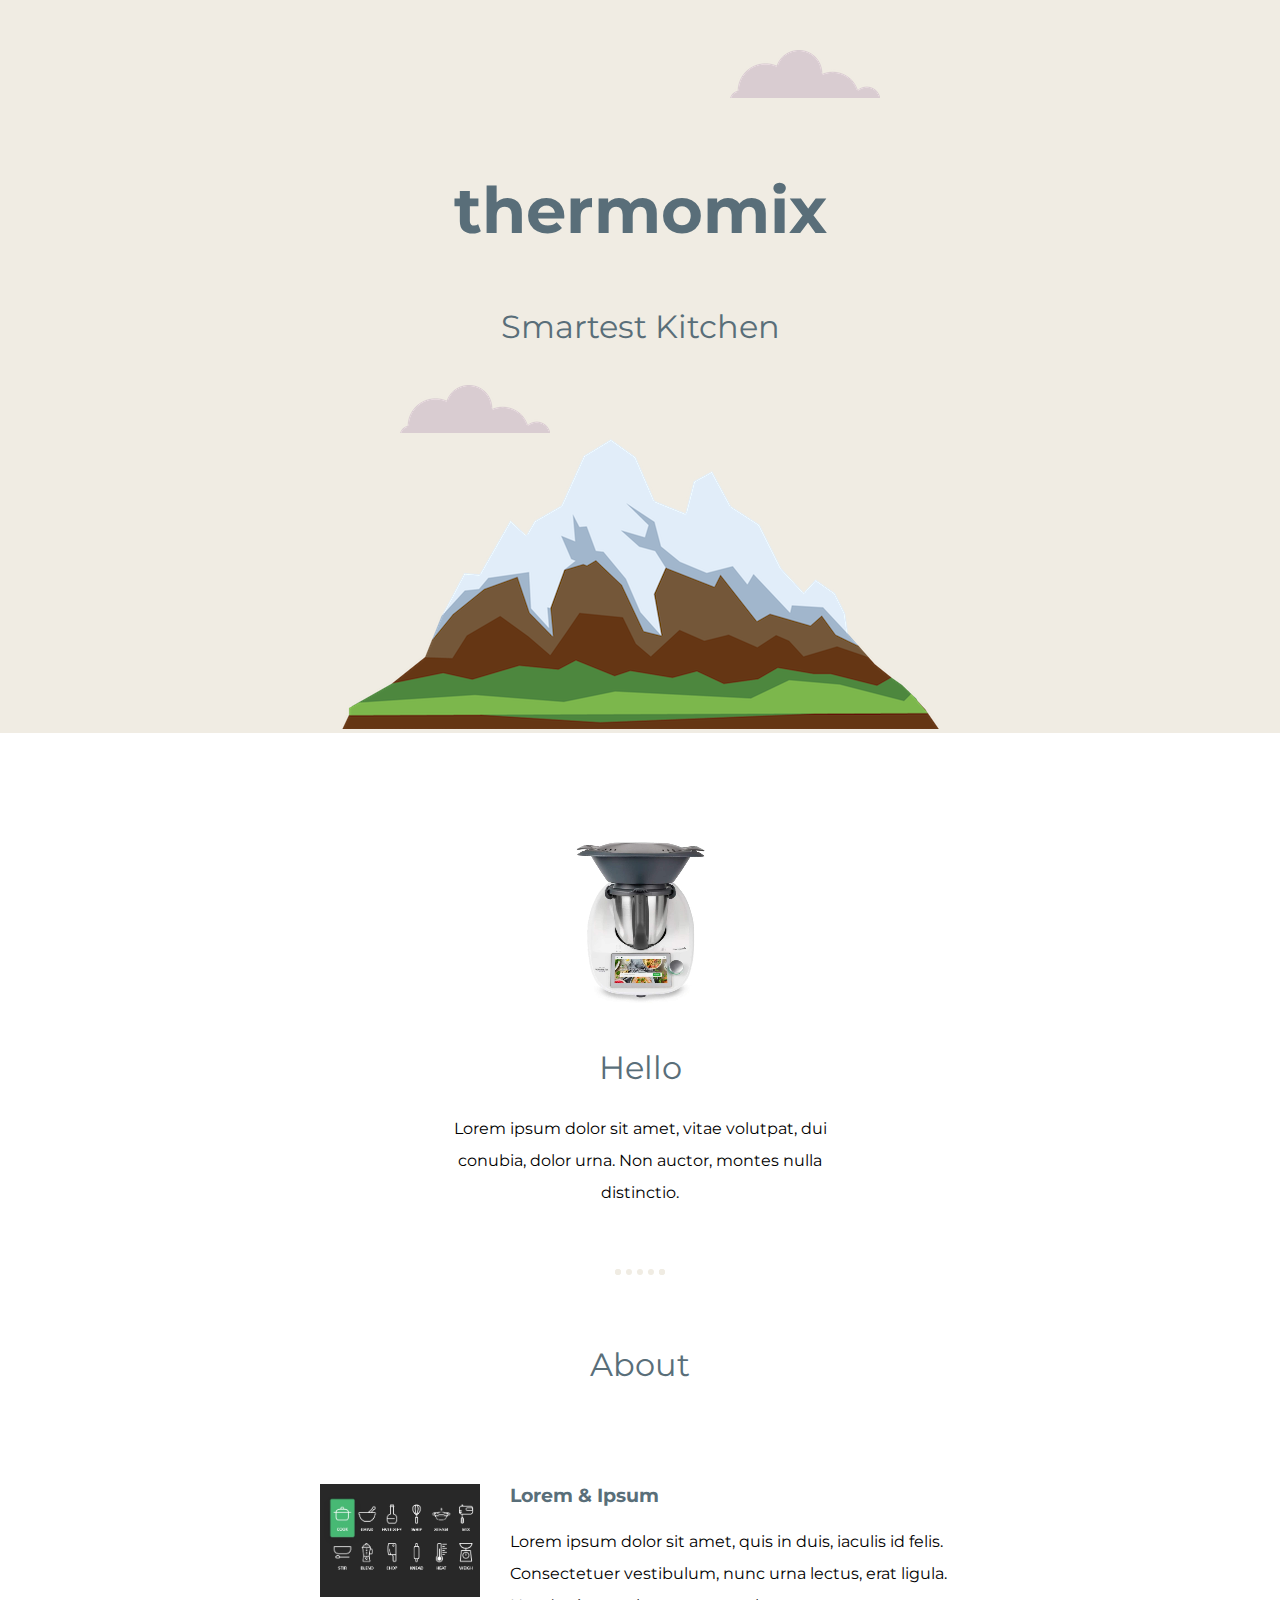
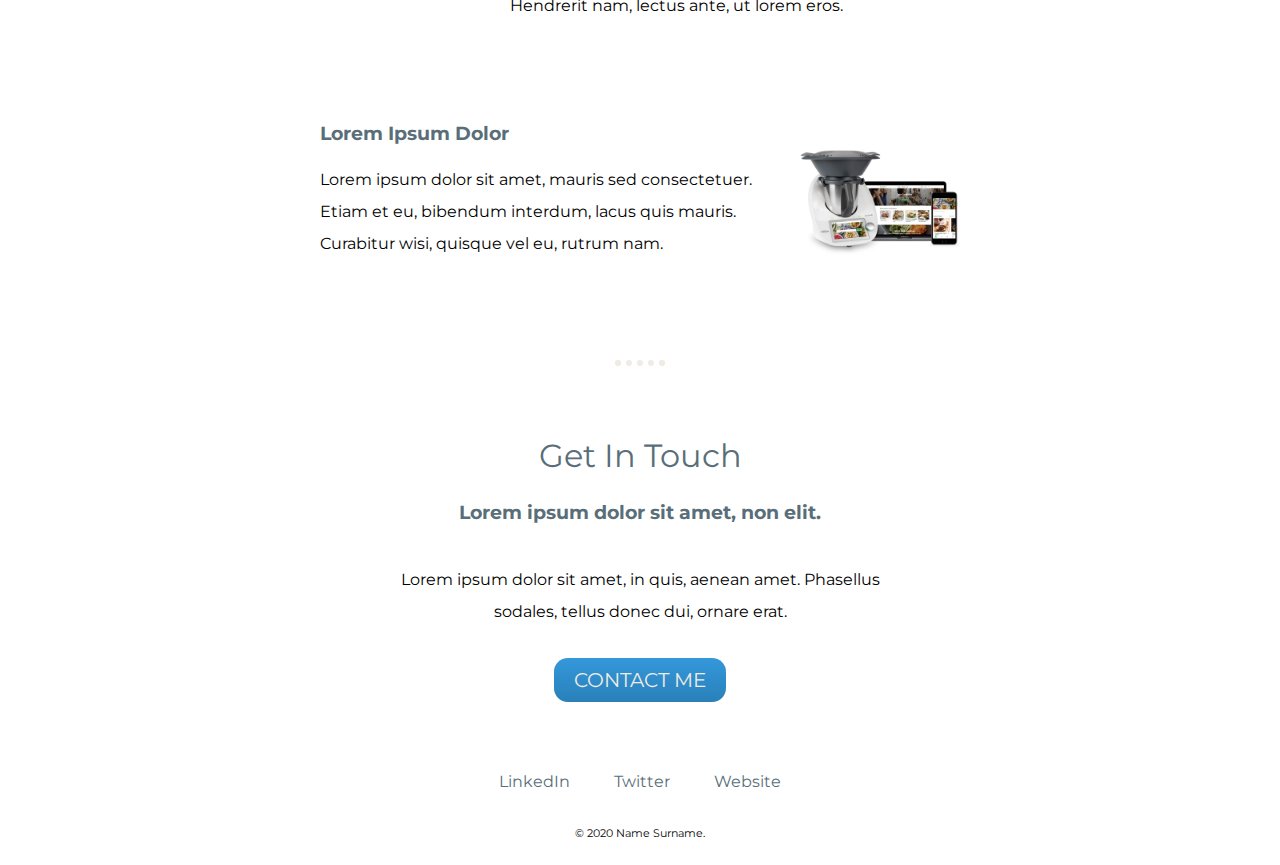
<file: index.html>
<!DOCTYPE html>
<html lang="en">

<head>
    <meta charset="UTF-8">
    <meta name="viewport" content="width=device-width, initial-scale=1.0">
    <link href="https://fonts.googleapis.com/css2?family=Montserrat:wght@200&family=Sacramento&display=swap" rel="stylesheet">
    <title>🤦‍♂️Tavi's personal site......</title>
    <link rel="stylesheet" href="css/styles.css"
</head>

<body>

    <div class="top-container">
        <img class="top-cloud" src="images/cloud.png" alt="cloud">
        <h1>thermomix</h1>
        <h2>Smartest Kitchen‎</h2>
        <img class="bottom-cloud"src="images/cloud.png" alt="cloud">
        <img src="images/mountain.png" alt="mountain">
    </div>

    <div class="middle-container">
        <div class="profile">
          <img src="images/thermo.png" alt="Thermomix">
          <h2>Hello</h2>
          <p class="intro">Lorem ipsum dolor sit amet, vitae volutpat, dui conubia, dolor urna. Non auctor, montes nulla distinctio.</p>
        </div>
        <hr>
        <div class="skills">
          <h2>About</h2>
          <div class="skill-row">
            <img class="code-img" src="images/thermo2.png" alt="Thermomix">
            <h3>Lorem & Ipsum</h3>
            <p>Lorem ipsum dolor sit amet, quis in duis, iaculis id felis. Consectetuer vestibulum, nunc urna lectus, erat ligula. Hendrerit nam, lectus ante, ut lorem eros.</p>
          </div>
          <div class="skill-row">
            <img class="chilli-img" src="images/thermo3.png" alt="Thermomix">
            <h3>Lorem Ipsum Dolor</h3>
            <p>Lorem ipsum dolor sit amet, mauris sed consectetuer. Etiam et eu, bibendum interdum, lacus quis mauris. Curabitur wisi, quisque vel eu, rutrum nam.</p>
          </div>
        </div>
        <hr>
        <div class="contact-me">
          <h2>Get In Touch</h2>
          <h3>Lorem ipsum dolor sit amet, non elit.</h3>
          <p class="contact-message">Lorem ipsum dolor sit amet, in quis, aenean amet. Phasellus sodales, tellus donec dui, ornare erat.</p>
          <a class="btn" href="mailto:name@email.com">CONTACT ME</a>
        </div>
      </div>
      
      
      <div class="bottom-container">
        <a class="footer-link" href="https://www.linkedin.com/">LinkedIn</a>
        <a class="footer-link" href="https://twitter.com/">Twitter</a>
        <a class="footer-link" href="https://www.appbrewery.co/">Website</a>
        <p class="copyright">© 2020 Name Surname.</p>
      </div>
      
</body>

</html>
</file>
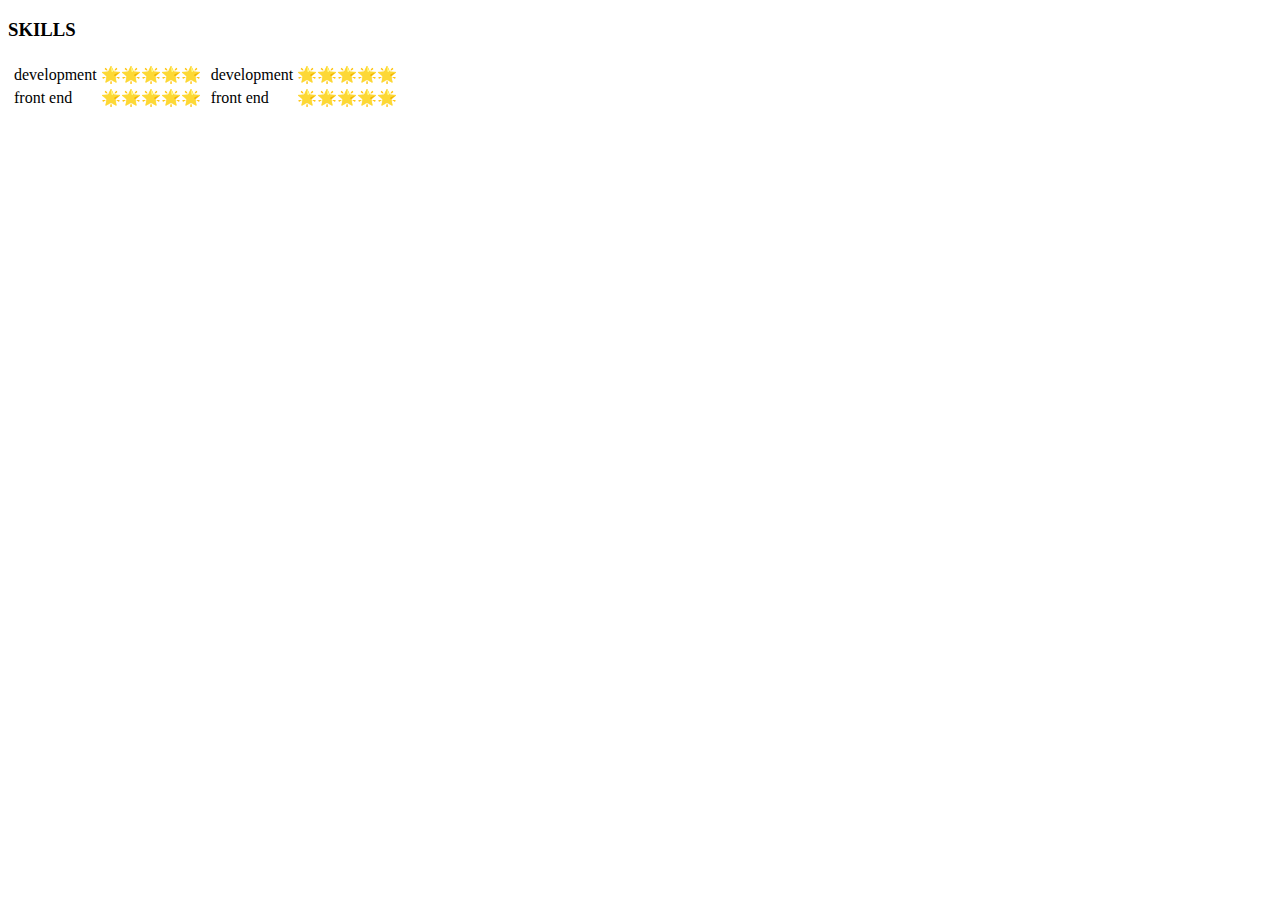
<file: indel.html>
<!DOCTYPE html>
<html lang="en">

<head>
    <meta charset="UTF-8">
    <meta name="viewport" content="width=device-width, initial-scale=1.0">
    <title>🤦‍♂️Tavi's perssonal site</title>
</head>

<body>
    <h3> SKILLS</h3>
    <table >
        <tr>
            <td>
                <table>
                    <tr>
                        <td>development </td>
                        <td>🌟🌟🌟🌟🌟</td>
                    </tr>
                    <tr>
                        <td> front end</td>
                        <td> 🌟🌟🌟🌟🌟</td>
                    </tr>
                </table>
            </td>
             
            <td>
                <table>
                    <tr>
                        <td>development </td>
                        <td>🌟🌟🌟🌟🌟</td>
                    </tr>
                    <tr>
                        <td> front end</td>
                        <td> 🌟🌟🌟🌟🌟</td>
                    </tr>
                </table>
            </td>
        </tr> 
    </table>    
</body>

</html>
</file>
<file: css/styles.css>
body{
    color: black;
    margin: 0;
    text-align: center;
    font-family: Montserrat, serif;
    /* font-size: 200%; */
}

h1{
    margin: 50px auto 0 auto;
    font-size: 4rem;
    color: #596e79;
    line-height: 120px;

}

h2{
    font-weight: normal;
    color: #596e79;
    font-size: 2rem;
    padding-top: 10px;
}

h3 {
    color: #596e79;
}

a{
    font-family: Montserrat, serif;
    color: #596e79;
    margin: 10px 20px;
    text-decoration: none;
}

a:hover{
    color: white;
}

p{
    line-height: 2;
}

hr{
    border: dotted #f0ece3 6px;
    border-bottom: none;
    width: 3%;
    margin: 60px auto;
}
.top-container{
    background-color: #f0ece3;
    position: relative;
    padding-top: 100px;
    
}

.skill-row{
    width: 50%;
    margin: 100px auto;
    text-align: left;
    
}

.code-img{
    width: 25% ;
    float: left;
    margin-right: 30px;
}

.chilli-img{
    width: 25%;
    float: right;
    margin-left: 30px;
}

.middle-container{
   margin: 100px 0 40px;
}

.bottom-container{
    background-color: white;
    padding: 40px 0 20px;
}

.intro{
    width: 30%;
    margin: auto;
}

.contact-message{
    width: 40%;
    margin: 40px auto;
}

.copyright{
    color: black;
    font-size: 0.7rem;
    padding: 20px 0 0;
    margin-bottom: 0;
}


.bottom-cloud{
    position: absolute;
    left: 400px;
    bottom: 300px;
}

.top-cloud{
   position: absolute;
   right: 400px;
   top: 50px;
}

.btn {
    background: #f0ece3;
    background-image: -webkit-linear-gradient(top, #3498db, #2980b9);
    background-image: -moz-linear-gradient(top, #3498db, #2980b9);
    background-image: -ms-linear-gradient(top, #3498db, #2980b9);
    background-image: -o-linear-gradient(top, #3498db, #2980b9);
    background-image: linear-gradient(to bottom, #3498db, #2980b9);
    -webkit-border-radius: 14;
    -moz-border-radius: 14;
    border-radius: 14px;
    font-family: Montserrat;
    color: #f0ece3;
    font-size: 20px;
    padding: 10px 20px 10px 20px;
    text-decoration: none;
  }
  
  .btn:hover {
    background: #3cb0fd;
    background-image: -webkit-linear-gradient(top, #3cb0fd, #3498db);
    background-image: -moz-linear-gradient(top, #3cb0fd, #3498db);
    background-image: -ms-linear-gradient(top, #3cb0fd, #3498db);
    background-image: -o-linear-gradient(top, #3cb0fd, #3498db);
    background-image: linear-gradient(to bottom, #3cb0fd, #3498db);
    text-decoration: none;
  }
</file>
